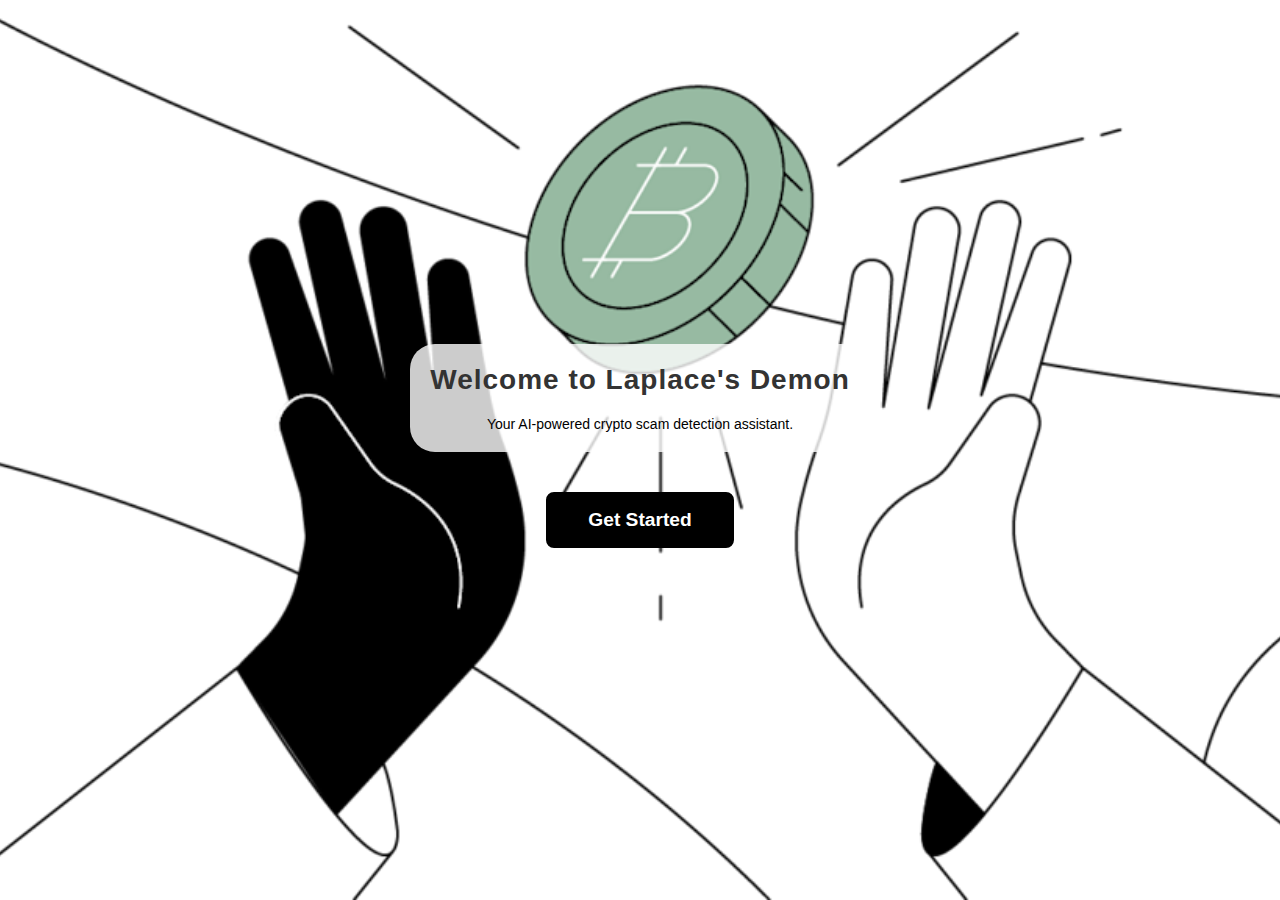
<file: index.html>
<!DOCTYPE html>
<html lang="en">
<head>
    <meta charset="UTF-8">
    <meta name="viewport" content="width=device-width, initial-scale=1.0">
    <title>Laplace's Demon</title>
    <link rel="stylesheet" href="./style.css">
    <script defer src="./start.js"></script>
</head>
<body>
    <div class="intro-container">
        <div class="intro-content">
            <!-- Title and subtitle in the same box -->
            <div class="text-box">
                <h1>Welcome to Laplace's Demon</h1>
                <p>Your AI-powered crypto scam detection assistant.</p>
            </div>
            <!-- Button below the text box -->
            <button id="startButton">Get Started</button>
        </div>
    </div>
</body>
</html>
</file>
<file: style.css>
/* style.css */

/* welcome screen styling */
/* Make sure the page covers the full screen */
* {
    margin: 0;
    padding: 0;
    box-sizing: border-box;
}

/* Full-screen black overlay */
.intro-container {
    display: flex;
    justify-content: center;
    align-items: center;
    height: 100vh;
    width: 100vw;
    background-color: white;  /* Change background color to white */
    color: black;  /* Change text color to black for contrast */
    background-image: url('hands.png');
    background-size: cover;  /* Keep the image covering the entire screen */
    background-position: center; /* Center the image */
    background-repeat: no-repeat;
    background-attachment: fixed;
    position: fixed;
    top: 0;
    left: 0;
}

button {
    margin: 8px; /* Adjust this value as needed */
}


/* Content inside the intro screen */
.intro-content {
    text-align: center; /* Ensure content inside intro-content is centered */
    max-width: 90%;
    padding: 20px;
    display: flex;
    flex-direction: column;
    align-items: center; /* Center everything horizontally */
    justify-content: center; /* Center content vertically */
}

/* Text box for title and subtitle */
.text-box {
    background-color: rgb(255, 255, 255, 0.8); /* Semi-transparent background behind text */
    border-radius: 25px; /* Rounded corners */
    padding: 20px; /* Padding inside the text box */
    margin-bottom: 20px; /* Spacing between the box and the button */
    display: inline-block; /* Ensure text box wraps around the content */
    text-align: center; /* Center text inside the box */
    max-width: 100%; /* Allow text box to scale with screen size */
    width: 100%; /* Make the box take full width */
}

/* Button styling */
#startButton {
    padding: 15px 40px;
    font-size: 1.2rem;
    background-color: black;
    color: white;
    border: 2px solid black;
    border-radius: 8px;
    cursor: pointer;
    transition: all 0.3s ease;
    display: inline-block;
    margin-top: 20px; /* Space between the button and text box */
}

/* Button hover effect */
#startButton:hover {
    background-color: gray;
    color: white;
    border-color: gray;
}

/* Responsive design adjustments */
@media (max-width: 768px) {
    .text-box {
        width: 90%; /* Allow more space for text on smaller screens */
        padding: 15px;
    }

    #startButton {
        width: 80%; /* Make button take up more space on smaller screens */
        padding: 12px 30px;
    }
}



body {
    font-family: 'Segoe UI', Tahoma, Geneva, Verdana, sans-serif;
    margin: 0;
    padding: 0;
    display: flex;
    justify-content: center;
    align-items: flex-start;
    min-height: 100vh;
    background-image: url('pixels.png');
    background-color: rgba(0,0,0);
    background-size: cover;
    background-repeat: no-repeat;
    background-attachment: fixed; 
}


body {
    font-family: 'Segoe UI', Tahoma, Geneva, Verdana, sans-serif;
    margin: 0;
    padding: 0;
    display: flex;
    justify-content: center;
    align-items: flex-start;
    min-height: 100vh;
    background-image: url('./pixels.png');
    background-size: cover;
    background-repeat: no-repeat;
    background-position: center;
}



h1 {
    text-align: center;
    color: #333;
    margin-bottom: 20px;
    font-weight: 600;
    letter-spacing: 1px;
}

textarea {
    width: calc(100% - 22px);
    padding: 12px;
    margin-bottom: 20px;
    border: 1px solid #ddd;
    border-radius: 8px;
    resize: vertical;
    font-size: 16px;
    line-height: 1.6;
    box-shadow: inset 0 2px 4px rgba(0, 0, 0, 0.05);
}
.results-console {
    width: 60%;
    margin: 20px auto;
    background-color: black;
    color: black;
    border-radius: 8px;
    padding: 15px;
    box-shadow: 0 4px 10px rgba(0, 0, 0, 0.2);
    font-family: 'Courier New', monospace;
    min-height: 70vh;
    overflow-y: auto;
  }
  
  .console-output {
    background-color: black;
    padding: 12px;
    border-radius: 5px;
    margin-bottom: 15px;
    white-space: pre-wrap;
    min-height: 100px;
  }
  
  .console-section {
    margin-bottom: 20px;
    padding-top: 10px;
    border-top: 1px solid black;
  }
  .history-section{
    color: white;
  }
  #historyList {
    list-style-type: none;
    padding-left: 0;
  }
  
  #historyList li {
    color: white;
    padding: 8px;
    margin-bottom: 5px;
    border-radius: 4px;
    background-color: black;
  }
  
  /* For the chart to display properly */
  #probability {
    background-color: black;
    padding: 10px;
    border-radius: 5px;
  }
  
  #probabilityChart {
    width: 400px !important; /* Set a fixed width */
    height: 300px !important;
  }

button {
    flex: 1;
    padding: 14px 20px;
    background-color: #4CAF50;
    color: white;
    border: none;
    border-radius: 8px;
    cursor: pointer;
    font-size: 16px;
    font-weight: 600;
    transition: background-color 0.3s ease;
}

button:hover {
    background-color: #3e8e41;
}

#result {
    margin-top: 30px;
    padding: 20px;
    border: 1px solid #e0e0e0;
    border-radius: 8px;
    background-color: rgba(249, 249, 249, 0.85);
    font-size: 16px;
    line-height: 1.6;
    box-shadow: 0 2px 4px rgba(0, 0, 0, 0.08);
}

.result-safe {
    background-color: rgba(232, 245, 233, 0.9);
    border: 1px solid #a5d6a7;
    color: #2e7d32;
}

.result-warning {
    background-color: rgba(255, 243, 224, 0.9);
    border: 1px solid #ffca28;
    color: #ef6c00;
}

.result-danger {
    background-color: rgba(255, 235, 238, 0.9);
    border: 1px solid #e57373;
    color: #d32f2f;
}

#queryHistory {
    margin-top: 20px;
    padding: 15px;
    background-color: rgba(255, 255, 255, 0.8);
    border-radius: 8px;
    box-shadow: 0 2px 5px rgba(0, 0, 0, 0.1);
}

#historyList {
    list-style-type: none;
    padding: 0;
}

#historyList li {
    padding: 8px 12px;
    border-bottom: 1px solid #eee;
}

#historyList li:last-child {
    border-bottom: none;
}

/* Modal styles */
.modal {
    display: none;
    position: fixed;
    z-index: 1;
    left: 0;
    top: 0;
    width: 100%;
    height: 100%;
    overflow: auto;
    background-color: rgba(0, 0, 0, 0.4);
}

.modal-content {
    background-color: #fefefe;
    margin: 15% auto;
    padding: 20px;
    border: 1px solid #888;
    width: 80%;
    border-radius: 8px;
}

.close {
    color: #aaa;
    float: right;
    font-size: 28px;
    font-weight: bold;
    cursor: pointer;
}

.close:hover,
.close:focus {
    color: black;
    text-decoration: none;
    cursor: pointer;
}


.social-icons {
    position: fixed;
    bottom: 20px;
    right: 20px;
    display: flex;
    z-index: 1000; /* Ensure it's on top of other elements */
}

.social-icon {
    width: 40px;
    height: 40px;
    background-color: rgba(255, 255, 255, 0.8); /* Semi-transparent white */
    border-radius: 50%;
    display: flex;
    justify-content: center;
    align-items: center;
    margin-left: 10px;
    text-decoration: none;
    color: #333;
    font-size: 20px;
    box-shadow: 0 2px 5px rgba(0, 0, 0, 0.2);
    transition: background-color 0.3s ease;
}

.social-icon:hover {
    background-color: rgba(255, 255, 255, 1); /* Opaque white on hover */
}
.floating-box {
    position: fixed;
    top: 50%;
    left: 20px; /* Adjust left position as needed */
    transform: translateY(-50%); /* Center vertically */
    background-color: rgba(255, 255, 255, 0.8); /* Semi-transparent white */
    padding: 20px;
    border-radius: 10px;
    box-shadow: 0 4px 8px rgba(0, 0, 0, 0.2);
    z-index: 999; /* Ensure it's on top of other content */
    text-align: center;
    transition: transform 0.3s ease;
}

.floating-box:hover {
    transform: translateY(-55%); /* Slight upward movement on hover */
}

.floating-logo {
    font-size: 18px;
    font-weight: bold;
    color: #333;
    line-height: 1.2;
}


.fancy-scam {
    background: linear-gradient(135deg, #64b5f6, #42a5f5); /* Gradient background */
    color: white;
    text-shadow: 1px 1px 2px rgba(0, 0, 0, 0.3); /* Subtle text shadow */
    border-radius: 12px;
    box-shadow: 0 8px 16px rgba(0, 0, 0, 0.2); /* Enhanced shadow */
    padding: 30px;
    text-align: center;
    transition: transform 0.3s ease, box-shadow 0.3s ease; /* Smooth transitions */
}

.fancy-scam:hover {
    transform: translateY(-5px); /* Slight lift on hover */
    box-shadow: 0 12px 24px rgba(0, 0, 0, 0.3); /* Enhanced shadow on hover */
}

.fancy-icon {
    font-size: 4em;
    margin-bottom: 15px;
    color: #e1f5fe; /* Lighter icon color */
}

.fancy-heading {
    font-size: 2em;
    margin-bottom: 15px;
    font-weight: 600;
}

.fancy-text {
    font-size: 1.1em;
    margin-bottom: 20px;
}

.check-button {
    background-color: #e1f5fe; /* Light button background */
    color: #42a5f5; /* Button text color */
    padding: 12px 25px;
    border: none;
    border-radius: 8px;
    font-size: 1em;
    font-weight: 600;
    cursor: pointer;
    transition: background-color 0.3s ease, transform 0.3s ease;
}

.check-button:hover {
    background-color: #bbdefb; /* Slightly darker button background on hover */
    transform: scale(1.05); /* Slight scale on hover */
}
/* ... rest of your CSS ... */
* {
    box-sizing: border-box;
    margin: 0;
    padding: 0;
  }
  
  body {
    font-family: 'Inter', sans-serif;
    font-size: 14px;
    background: rgba(250,250,250,1);
  }
  
  .page-container {
    width: 100%;
    min-height: 100vh;
  }
  
  .content-section {
    width: 100%;
    padding: 96px 16px;
    display: flex;
    flex-direction: column;
    align-items: center;
  }
  
  .hero-content {
    text-align: center;
    max-width: 896px;
    margin-bottom: 48px;
  }
  
  .hero-title {
    color: rgba(0,0,0,1);
    font-size: 60px;
    font-weight: 400;
    margin-bottom: 24px;
  }
  
  .hero-subtitle {
    color: rgba(82,82,82,1);
    font-size: 20px;
    font-weight: 400;
  }
  
  .input-container {
    width: 100%;
    max-width: 768px;
    background: white;
    border-radius: 12px;
    box-shadow: 0px 10px 15px rgba(0, 0, 0, 0.1);
    padding: 24px;
    margin-bottom: 48px;
  }
  
  .input-row {
    display: flex;
    gap: 16px;
    margin-bottom: 24px;
    position: relative;
  }
  
  .text-input {
    flex: 1;
    height: 128px;
    border-radius: 8px;
    border: 1px solid rgba(229, 231, 235, 1);
    padding: 16px;
    font-size: 16px;
    color: rgba(73,74,88,1);
    resize: none;
  }
  
  .text-input::placeholder {
    color: rgba(173,174,188,1);
  }
  
  .generate-btn {
    position: absolute;
    right: 16px;
    bottom: 16px;
    height: 48px;
    width: 48px;
    background: rgba(23,23,23,1);
    border-radius: 8px;
    border: none;
    color: white;
    font-size: 20px;
    cursor: pointer;
    display: flex;
    align-items: center;
    justify-content: center;
    font-family: 'Inter', sans-serif;
  }
  
  .prompt-section {
    width: 100%;
  }
  
  .prompt-label {
    color: rgba(82,82,82,1);
    font-size: 14px;
    margin-bottom: 16px;
  }
  
  .prompt-chips {
    display: flex;
    flex-wrap: wrap;
    gap: 8px;
  }
  
  .prompt-chip {
    background: rgba(245,245,245,1);
    border-radius: 9999px;
    padding: 10px 16px;
    font-size: 16px;
    color: rgba(64,64,64,1);
    cursor: pointer;
  }
  
  @media (max-width: 768px) {
    .hero-title {
       font-size: 40px;
    }
    
    .text-input {
       padding-right: 72px;
    }
  }
</file>
